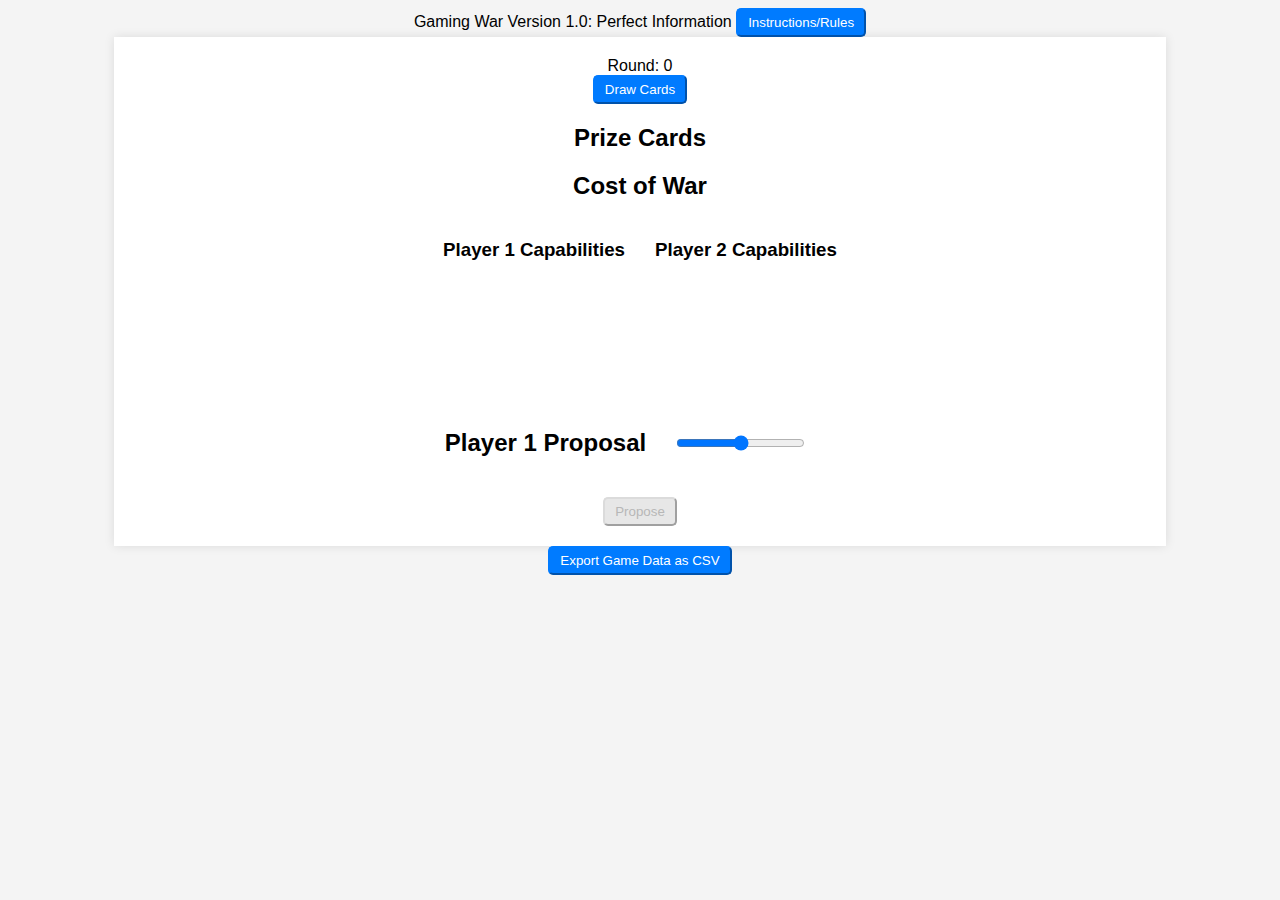
<file: version1.html>
<!DOCTYPE html>
<html lang="en">
<head>
    <meta charset="UTF-8">
    <meta name="viewport" content="width=device-width, initial-scale=1.0">
    <title>Card Game</title>
    <link rel="stylesheet" href="style.css">
</head>
<body>
    Gaming War Version 1.0: Perfect Information
    <button id="instructionsButton">Instructions/Rules</button>
<div id="popupWindow" class="popup">
    <div class="popup-content">
        <span class="close">&times;</span>
        <p><h1>Bargaining with Perfect Information and Known Costs of War</h1>
<p>- Click "Draw Cards": Reveals the prize the players are disputing, 2 cards. The total prize is the sum of the value of both cards. It also reveals the cost of fighting a war should a peaceful bargain fail, and two capability cards reflecting each player's military power.<br>
- Proposal: Player 1 proposes a division of the prize using the slider and then clicking the "propose" button. If Player 2 accepts the division, each player receives the proposed share of the piece and war is averted. If player 2 rejects the division, the players go to war. The player with the highest card wins the entire prize. NOTE: Draws (cards of equal value) go to Player 2, the “defender”. Both players lose points equal to the cost of war. 
<br>Note: In this game, Player 2 is programmed to maximize their absolute gains.
</p>
    </div>
</div>
    <div id="game-container">
        <div id="roundCounterDisplay">Round: 0</div>
         <button id="draw-button">Draw Cards</button>
        <div id="prize-section">
            <h2>Prize Cards</h2>
            <div id="prize-cards"></div>
            <div id="prize-value"></div>
        </div>
        <div id="cost-section">
            <h2>Cost of War</h2>
            <div id="cost-card"></div>
        </div>
   <div id="capability-section">
    <div> 
        <h3>Player 1 Capabilities</h3>
        <div id="player1-card" class="card-images"></div>
    </div>
    <div>
        <h3>Player 2 Capabilities</h3>
        <div id="player2-card" class="card-images"></div>
    </div>
</div>
        <div id="proposal-section">
            <h2>Player 1 Proposal</h2>
            <input type="range" id="prize-slider" min="0" max="100" value="50">
            <div id="proposal-value"></div>
        </div>
        <button id="propose-button">Propose</button>
        <div id="result-section"></div>
    </div>
    <script src="version1.js"></script>
</body>
</html>
</file>
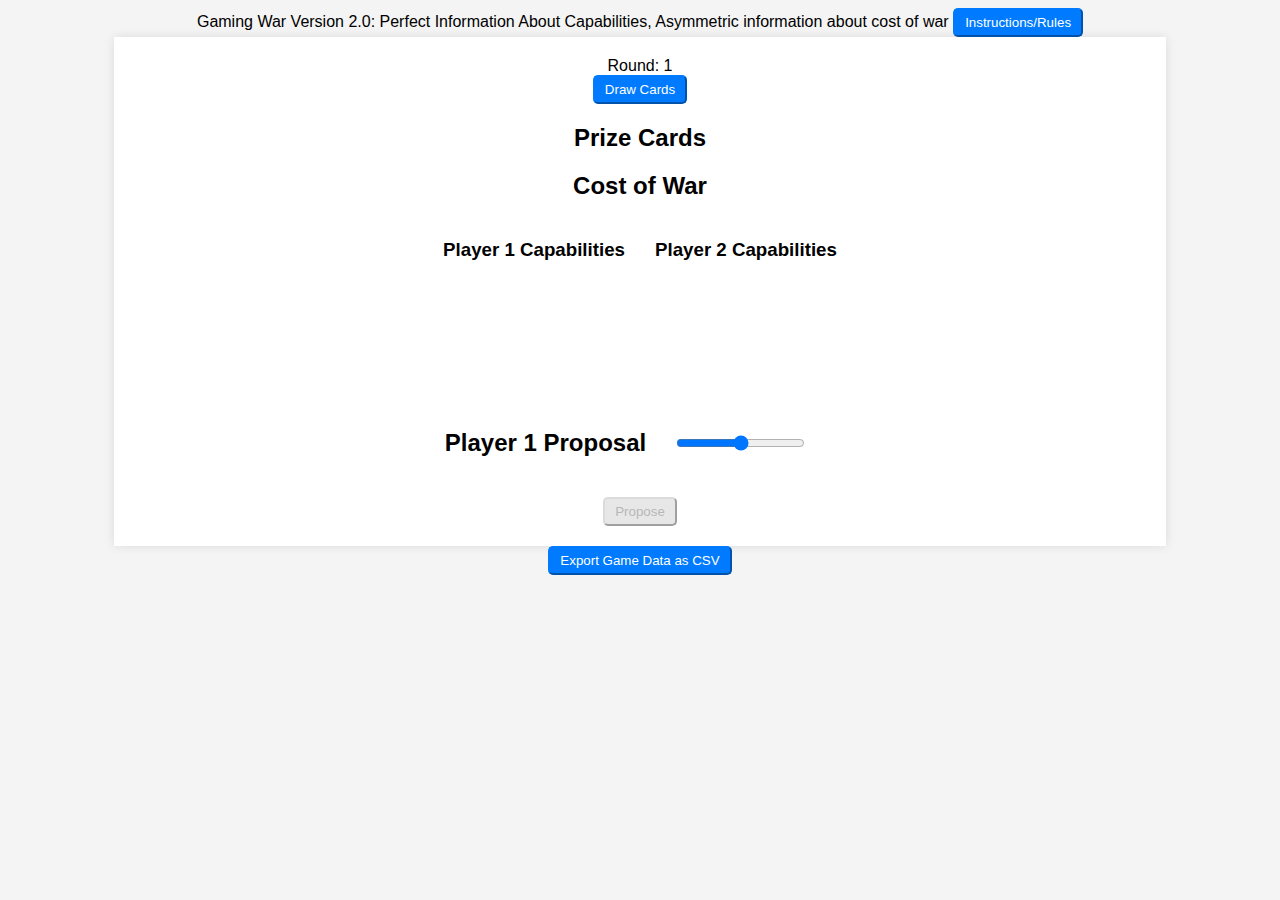
<file: version2.html>
<!DOCTYPE html>
<html lang="en">
<head>
    <meta charset="UTF-8">
    <meta name="viewport" content="width=device-width, initial-scale=1.0">
    <title>Card Game</title>
    <link rel="stylesheet" href="style.css">
</head>
<body>
    Gaming War Version 2.0: Perfect Information About Capabilities, Asymmetric information about cost of war
    <button id="instructionsButton">Instructions/Rules</button>
<div id="popupWindow" class="popup">
    <div class="popup-content">
        <span class="close">&times;</span>
        <p><h1>Perfect Information About Capabilities, Asymmetric information about cost of war</h1>
<p>- Capability Reveal: Each player draws and reveals one card face up.<br>
- Pie Reveal: Draw and place two cards face up between the players.<br>
- Asymmetric information about cost: Draw one additional card, the "cost of war". Player 2 knows the cost. Player 1 only learns the cost after player 2 decides.<br>
- Proposal: Player 1 proposes a division of the pie. If player 2 accepts the division, each player receives the proposed share of the piece and war is averted.<br>
- Battlefield Resolution: If no agreement is reached, players go to war. The player with the higher card wins the entire pie. Draws go to player 2, the “defender”. Both players subtract the known cost of war. 
<br>Note: Player 2 is programmed to maximize their absolute gains.
</p>
    </div>
</div>
    <div id="game-container">
        <div id="roundCounterDisplay">Round: 1</div>
         <button id="draw-button">Draw Cards</button>
        <div id="prize-section">
            <h2>Prize Cards</h2>
            <div id="prize-cards"></div>
            <div id="prize-value"></div>
        </div>
        <div id="cost-section">
            <h2>Cost of War</h2>
            <div id="cost-card"></div>
        </div>
         <div id="capability-section">
    <div> 
        <h3>Player 1 Capabilities</h3>
        <div id="player1-card" class="card-images"></div>
    </div>
    <div>
        <h3>Player 2 Capabilities</h3>
        <div id="player2-card" class="card-images"></div>
    </div>
</div>
        <div id="proposal-section">
            <h2>Player 1 Proposal</h2>
            <input type="range" id="prize-slider" min="0" max="100" value="50">
            <div id="proposal-value"></div>
        </div>
        <button id="propose-button">Propose</button>
        <div id="result-section"></div>
    </div>
    <script src="version2.js"></script>
</body>
</html>
</file>
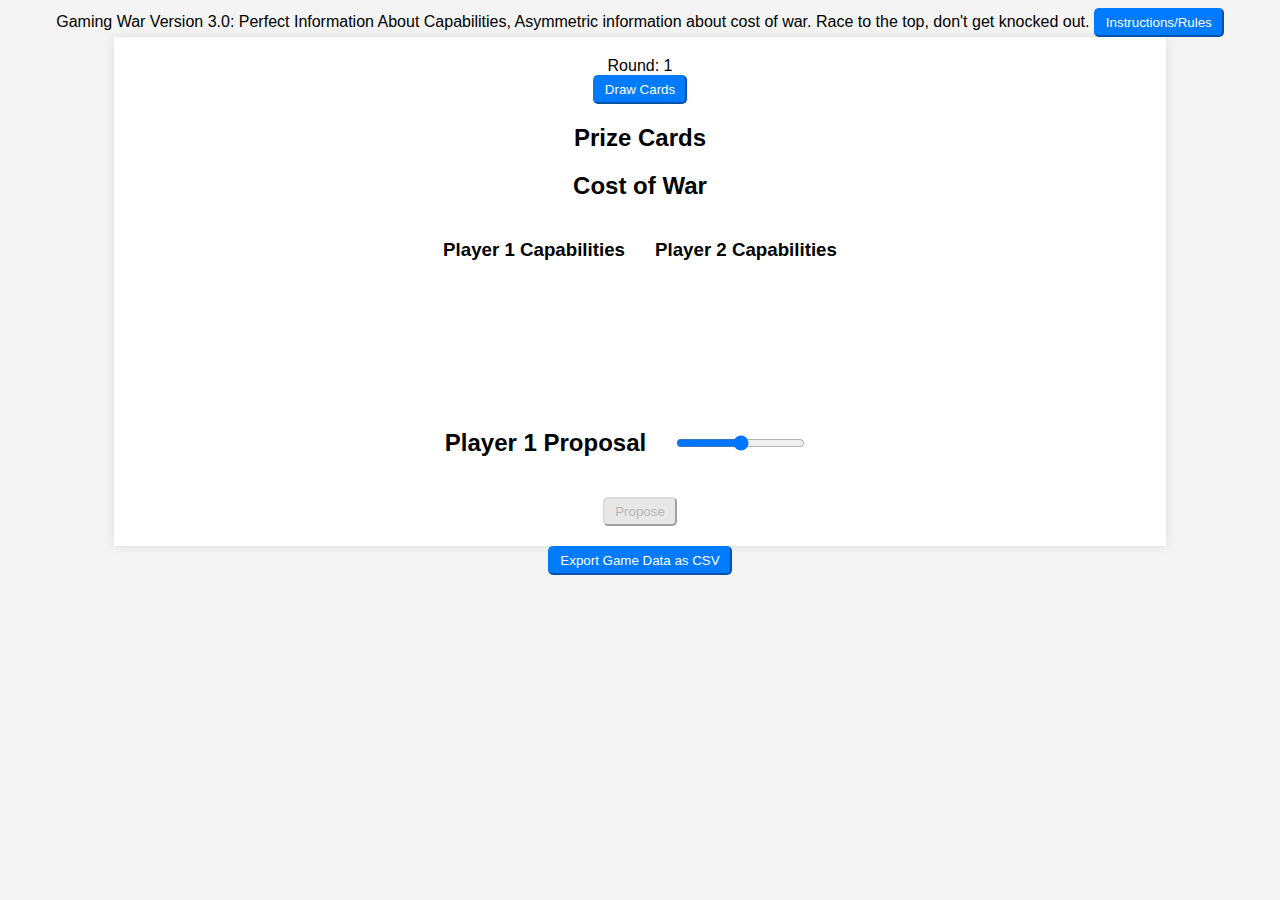
<file: version3.html>
<!DOCTYPE html>
<html lang="en">
<head>
    <meta charset="UTF-8">
    <meta name="viewport" content="width=device-width, initial-scale=1.0">
    <title>Card Game</title>
    <link rel="stylesheet" href="style.css">
</head>
<body>
    Gaming War Version 3.0: Perfect Information About Capabilities, Asymmetric information about cost of war. Race to the top, don't get knocked out.
    <button id="instructionsButton">Instructions/Rules</button>
<div id="popupWindow" class="popup">
    <div class="popup-content">
        <span class="close">&times;</span>
        <p><h1>Perfect information about capabilities, asymmetric information about cost of war</h1>
<p>- Players start the game with 30 points each. The first one to reach 100 points wins the game. If a player loses all their points they get knocked out.
- Capability Reveal: Each player draws and reveals one card face up.<br>
- Pie Reveal: Draw and place two cards face up between the players.<br>
- Asymmetric information about cost: Draw one additional card, the "cost of war". Player 2 knows the cost. Player 1 only learns the cost after player 2 decides.<br>
- Proposal: Player 1 proposes a division of the pie. If player 2 accepts the division, each player receives the proposed share of the piece and war is averted.<br>
- Battlefield Resolution: If no agreement is reached, players go to war. The player with the higher card wins the entire pie. Draws go to player 2, the “defender”. Both players subtract the known cost of war. 
<br>
</p>
    </div>
</div>
    <div id="game-container">
        <div id="roundCounterDisplay">Round: 1</div>
         <button id="draw-button">Draw Cards</button>
        <div id="prize-section">
            <h2>Prize Cards</h2>
            <div id="prize-cards"></div>
            <div id="prize-value"></div>
        </div>
        <div id="cost-section">
            <h2>Cost of War</h2>
            <div id="cost-card"></div>
        </div>
        <div id="capability-section">
    <div> 
        <h3>Player 1 Capabilities</h3>
        <div id="player1-card" class="card-images"></div>
    </div>
    <div>
        <h3>Player 2 Capabilities</h3>
        <div id="player2-card" class="card-images"></div>
    </div>
</div>
        <div id="proposal-section">
            <h2>Player 1 Proposal</h2>
            <input type="range" id="prize-slider" min="0" max="100" value="50">
            <div id="proposal-value"></div>
        </div>
        <button id="propose-button">Propose</button>
        <div id="result-section"></div>
    </div>
    <script src="version3.js"></script>
</body>
</html>
</file>
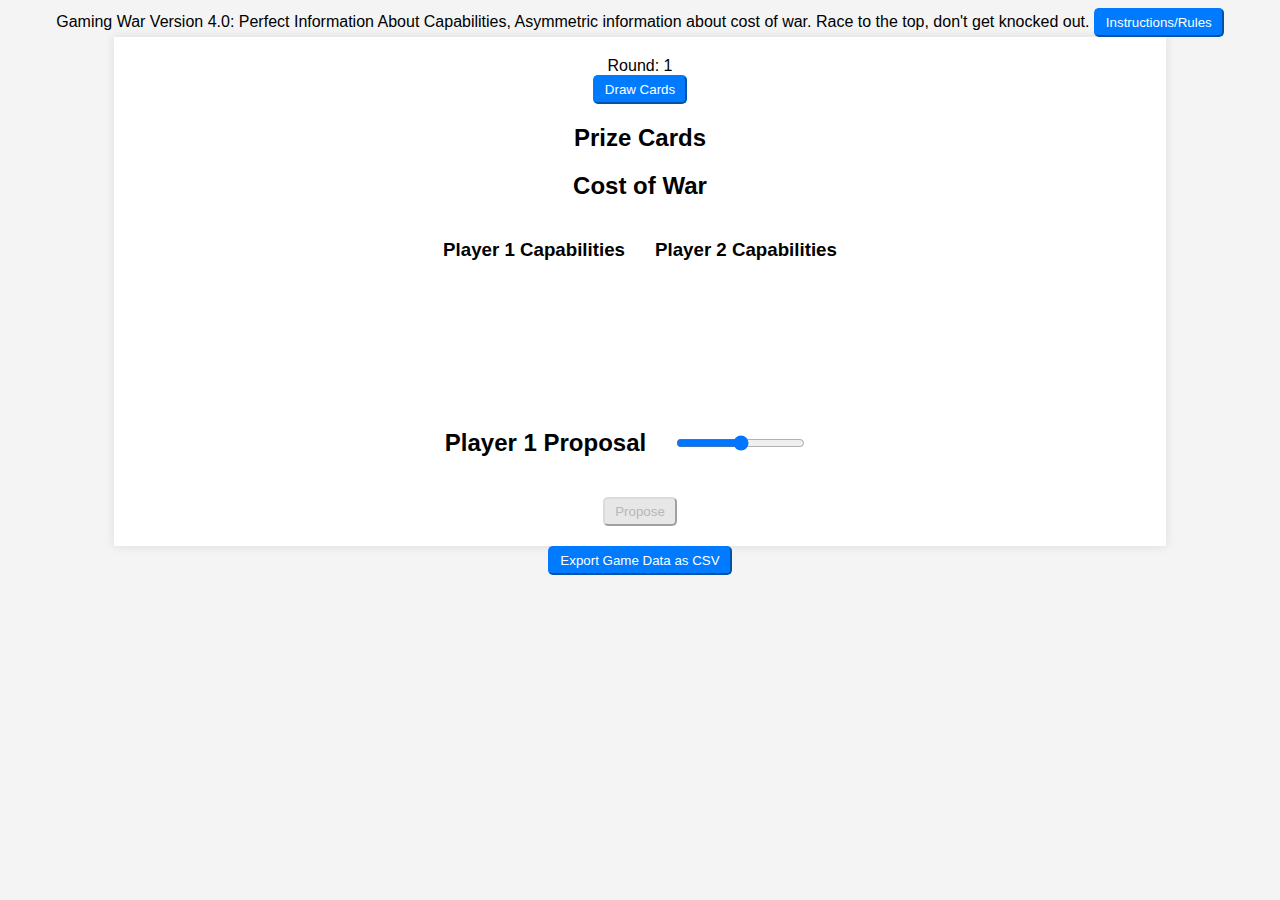
<file: version4.html>
<!DOCTYPE html>
<html lang="en">
<head>
    <meta charset="UTF-8">
    <meta name="viewport" content="width=device-width, initial-scale=1.0">
    <title>Card Game</title>
    <link rel="stylesheet" href="style.css">
</head>
<body>
    Gaming War Version 4.0: Perfect Information About Capabilities, Asymmetric information about cost of war. Race to the top, don't get knocked out.
    <button id="instructionsButton">Instructions/Rules</button>
<div id="popupWindow" class="popup">
    <div class="popup-content">
        <span class="close">&times;</span>
        <p><h1>Asymmetric information about cost of war, uncertainty about capabilities and resolve. Rock Paper Scissors as a force multiplier.</h1>
<p>- Players start the game with 30 points each. The first one to reach 100 points wins the game. If a player loses all their points they get knocked out.<br>
- Capability Reveal: Each player draws and reveals one card face up.<br>
- Pie Reveal: Draw and place two cards face up between the players.<br>
- Asymmetric information about cost: Draw one additional card, the "cost of war". Player 2 knows the cost. Player 1 only learns the cost after player 2 decides.<br>
- Proposal: Player 1 proposes a division of the pie. If player 2 accepts the division, each player receives the proposed share of the piece and war is averted.<br>
- Battlefield Resolution: If no agreement is reached, the dispute is settled by war. Players play 3 rounds of Rock Paper Scissors, best 2 out of 3 wins a force multiplier and doubles their capabilities.<br> 
- Draws go to player 2, the “defender”. 
- Both players subtract the revealed cost of war. 
<br>
</p>
    </div>
</div>
    <div id="game-container">
        <div id="roundCounterDisplay">Round: 1</div>
         <button id="draw-button">Draw Cards</button>
        <div id="prize-section">
            <h2>Prize Cards</h2>
            <div id="prize-cards"></div>
            <div id="prize-value"></div>
        </div>
        <div id="cost-section">
            <h2>Cost of War</h2>
            <div id="cost-card"></div>
        </div>
       <div id="capability-section">
    <div> 
        <h3>Player 1 Capabilities</h3>
        <div id="player1-card" class="card-images"></div>
    </div>
    <div>
        <h3>Player 2 Capabilities</h3>
        <div id="player2-card" class="card-images"></div>
    </div>
</div>
        <div id="proposal-section">
            <h2>Player 1 Proposal</h2>
            <input type="range" id="prize-slider" min="0" max="100" value="50">
            <div id="proposal-value"></div>
        </div>
        <button id="propose-button">Propose</button>

  <div id="rpsChoices">
      <img src="rock.jpg" alt="Rock" onclick="playerChoice('rock')">
      <img src="paper.jpg" alt="Paper" onclick="playerChoice('paper')">
      <img src="scissors.jpg" alt="Scissors" onclick="playerChoice('scissors')">
    </div>

        <div id="result-section"></div>
    </div>
    <script src="version4.js"></script>
</body>
</html>
</file>
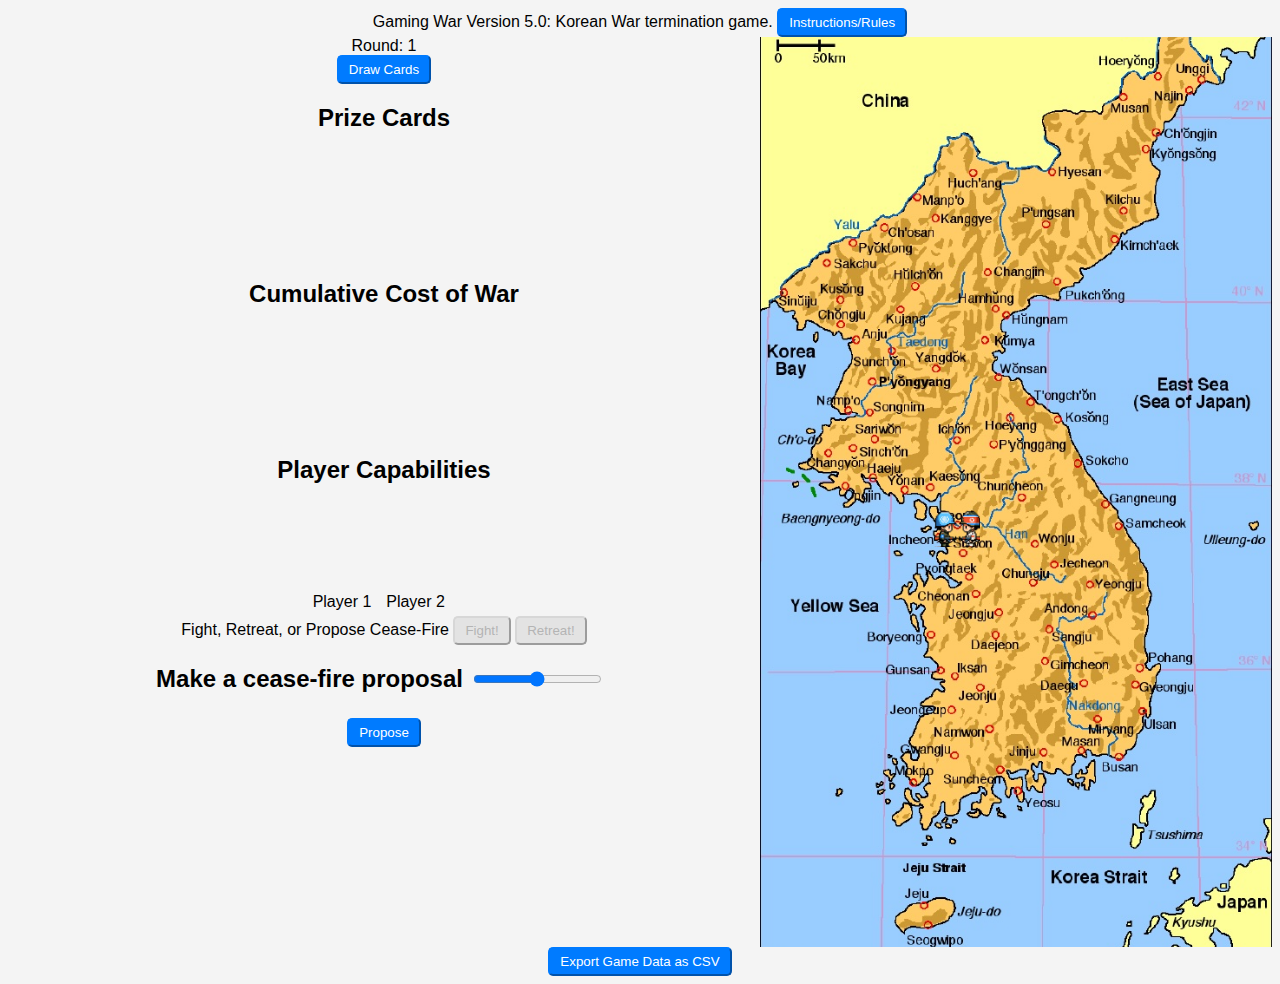
<file: version5_termination.html>
<!DOCTYPE html>
<html lang="en">
<head>
    <meta charset="UTF-8">
    <meta name="viewport" content="width=device-width, initial-scale=1.0">
    <title>Card Game</title>
    <link rel="stylesheet" href="style2.css">
</head>
<body>
    Gaming War Version 5.0: Korean War termination game.
    <button id="instructionsButton">Instructions/Rules</button>
<div id="popupWindow" class="popup">
    <div class="popup-content">
        <span class="close">&times;</span>
        <p><h1>War termination game. Cumulative costs </h1>
<p>- The player is representing the US-led United Nations forces intervening against communist invasion of South Korea. The game begins on September 1950 with the famed Incheon landing.
- Both sides start the game with 30 points each. Earning/losing points moves the game marker North/South as the balance of points between North and South shifts.<br>
-If Player 1 reaches the Yalu river (a point gap of 100 or more), forcing the North Korean forces to sue for peace. If player 1 loses all their points they become unable to continue fighting and sue for peace. If player 2 reaches the Jeju strait (a 100 point gap in their favor), they manage to expel US forces from the peninsula and win the war.<br>
Game steps:<br>
- Draw and place two cards face up between the players. This determines the prize at steak at each round of the game<br>
- Capability Reveal: Each player draws and reveals one card face up. This represents the relative capabilities in a given round. <br>
- Asymmetric information about cost: Draw one additional card, the "cost of war". Player 2 knows the cost. Player 1 only learns the cost after player 2 decides. These costs <i>accumulate</i> over each round.<br>
- Decision time: Player 1 must decide whether to fight, retreat, or propose a cease-fire.<br>
- Fight: whomever has the highest capability card wins the battle. Draws go to P2. The victor reaps the spoils (takes the whole prize). Both players pay the cumulative cost of fighting.
- Retreat: If player 1 retreats, player 2 receives half of the prize. Neither state pays the costs of war.
- Cease-fire: Player 1 proposes a cease-fire, offering a division of the prize. If player 2 accepts the division, each player receives the proposed share of the prize and fighting is averted--temporarily. If player 2 refused the division, fighting resumes and is settled the same way as above.
- If players reach three consecutive cease-fires the war is terminated as a stalemate.
<br>
</p>
    </div>
</div>
 <div class="layout-container">
    <div id="game-container">
        <div id="roundCounterDisplay">Round: 1</div>
         <button id="draw-button">Draw Cards</button>
        <div id="prize-section">
            <h2>Prize Cards</h2>
            <div id="prize-cards"></div>
            <div id="prize-value"></div>
        </div>
        <div id="cost-section">
            <h2>Cumulative Cost of War</h2>
            <div id="cost-card"></div>
        </div>
        <div id="capability-section">
            <h2>Player Capabilities</h2>
           Player 1 <div id="player1-card"></div>
           Player 2 <div id="player2-card"></div>
        </div>
        <div id="p1decision-section">
            Fight, Retreat, or Propose Cease-Fire
            <button id="fight-button" disabled>Fight!</button>
            <button id="retreat-button" disabled>Retreat!</button>
        </div>
        <div id="proposal-section">
            <h2>Make a cease-fire proposal</h2>
            <input type="range" id="prize-slider" min="0" max="100" value="50">
            <div id="proposal-value"></div>
        </div>
        <button id="propose-button">Propose</button>
        <div id="result-section"></div>
    </div>
<div id="map-container">
    <div id="marker"></div>
</div>
</div>
    <script src="version5_termination2.js"></script>
</body>
</html>
</file>
<file: style.css>
/* style.css */

body {
    font-family: Arial, sans-serif;
    text-align: center;
    background-color: #f4f4f4;
}

#game-container {
    width: 80%;
    margin: auto;
    padding: 20px;
    box-shadow: 0 0 10px rgba(0, 0, 0, 0.1);
    background-color: white;
}

#prize-section,
#cost-section,
#capability-section,
#proposal-section {
    margin-bottom: 20px;
}

/* --- Capability Section Styling --- */

#capability-section {
    display: flex;
    justify-content: center;
    align-items: center;
    margin-bottom: 20px;
}

#capability-section h2 {
    width: 100%;
    text-align: center;
    margin-bottom: 10px;
}

#capability-section > div {
    margin: 0 15px;
}

#player1-card,
#player2-card {
    padding: 5px;
    min-height: 100px;
}

/* --- End Capability Section Styling --- */

/* General Style for Card Sections */
.card-section {
    display: flex;
    flex-wrap: wrap;
    justify-content: center;
    align-items: center;
    margin: 5px;
    padding: 5px;
    background-color: #f9f9f9;
    border-radius: 10px;
    border: 1px solid #ddd;
    box-shadow: 0 2px 4px rgba(0, 0, 0, 0.1);
}

/* Style for Individual Card Images */
.card-image {
    width: 100px;
    /* Adjust based on your preference */
    height: auto;
    margin: 1px;
    border: 1px solid #ccc;
    border-radius: 3px;
    box-shadow: 0 2px 4px rgba(0, 0, 0, 0.2);
}

/* Responsive Design for Smaller Screens */
@media (max-width: 768px) {
    .card-image {
        width: 80px;
        /* Slightly smaller on tablet screens */
    }
}

@media (max-width: 480px) {
    .card-image {
        width: 50px;
        /* Even smaller on mobile screens */
    }
}

/* --- Proposal Section Styling --- */

#proposal-section {
    display: flex;
    justify-content: center;
    align-items: center;
}

#proposal-section h2 {
    margin-right: 20px;
}

#prize-slider {
    margin: 0 10px;
}

#slider-value {
    font-weight: bold;
    margin-left: 20px;
}

/* --- End Proposal Section Styling --- */

button:disabled {
    color: #999;
    background-color: #ddd;
    border-color: #ccc;
    cursor: not-allowed;
    opacity: 0.7;
}

button {
    color: #fff;
    background-color: #007bff;
    border-color: #007bff;
    padding: 5px 10px;
    border-radius: 5px;
    cursor: pointer;
    transition: all 0.3s;
}

button:hover:not(:disabled) {
    background-color: #0056b3;
    border-color: #0056b3;
}

/* Button Style */
#instructionsButton {
    /* Add your styling here */
}

/* Pop-up Window Style */
.popup {
    display: none;
    position: fixed;
    z-index: 1;
    padding-top: 100px;
    left: 0;
    top: 0;
    width: 100%;
    height: 100%;
    overflow: auto;
    background-color: rgb(0, 0, 0);
    background-color: rgba(0, 0, 0, 0.4);
}

.popup-content {
    background-color: #fefefe;
    margin: auto;
    padding: 20px;
    border: 1px solid #888;
    width: 80%;
    max-width: 600px;
    /* Adjust as needed */
}

.close {
    color: #aaaaaa;
    float: right;
    font-size: 28px;
    font-weight: bold;
}

.close:hover,
.close:focus {
    color: #000;
    text-decoration: none;
    cursor: pointer;
}

#rpsChoices {
    display: none;
    /* Initially hide the RPS choices */
    margin-bottom: 20px;
}

#rpsChoices img {
    width: 50px;
    height: auto;
    margin: 5px;
    cursor: pointer;
}

.question-mark {
    font-size: 50px;
    /* Adjust the size as needed */
    text-align: center;
    /* Additional styling as needed */
}
</file>
<file: style2.css>
/* style.css */
body {
    font-family: Arial, sans-serif;
    text-align: center;
    background-color: #f4f4f4;
}

.layout-container {
    display: flex;
    align-items: flex-start; /* Ensures items align at the top of the container */
}

#game-container {
    flex-grow: 1; /* Allows the main content to expand to fill available space */
    overflow: auto; /* Adds scroll to the main content if the content exceeds its container size */
}

#map-container {
    flex-shrink: 0; /* Prevents the map container from shrinking */
    overflow: hidden; /* Hides any content that overflows the map container's bounds */
}



#prize-section, #cost-section, #capability-section, #proposal-section {
    margin-bottom:5px;
}

#prize-cards, #cost-card, #player1-card, #player2-card {
    padding: 2px;
    min-height: 100px;
    display: inline-block;
    margin-right: 2px;
}

#map-container {
    position: relative;
    width: 40vw; /* Adjust based on your preference */
    aspect-ratio: 9 / 16;
    background-image: url('korea map.png');
    background-size: cover;
    background-position: center;
}

#marker {
    position: absolute;
    width: 9%; /* or in vw for responsiveness */
    height: 4%; /* or in vh */
    background-image: url('DPRKUNsoldiers.png');
    background-size: cover;
    left: 34%; /* Starting position */
    bottom: 44%; /* Adjust the starting bottom position if necessary */
}

/* General Style for Card Sections */
.card-section {
    display: flex;
    flex-wrap: wrap;
    justify-content: center;
    align-items: center;
    margin: 1px;
    padding: 1px;
    background-color: #f9f9f9;
    border-radius: 2px;
    border: 1px solid #ddd;
    box-shadow: 0 1px 1px rgba(0, 0, 0, 0.1);
}

/* Style for Individual Card Images */
.card-image {
    width: 80px; /* Adjust based on your preference */
    height: auto;
    margin: .5px;
    border: .5px solid #ccc;
    border-radius: 3px;
    box-shadow: 0 1px 1px rgba(0, 0, 0, 0.2);
}

/* Responsive Design for Smaller Screens */
@media (max-width: 768px) {
    .card-image {
        width: 50px; /* Slightly smaller on tablet screens */
    }
}

@media (max-width: 480px) {
    .card-image {
        width: 40px; /* Even smaller on mobile screens */
    }
}



#proposal-section {
    display: flex;
    justify-content: center;
    align-items: center;
}

#prize-slider {
    margin: 0 10px;
}

button:disabled {
    color: #999; /* Lighter text color */
    background-color: #ddd; /* Lighter background */
    border-color: #ccc; /* Lighter border */
    cursor: not-allowed; /* Change cursor to indicate the button is disabled */
    opacity: 0.7; /* Slightly transparent */
}

button {
    color: #fff; /* Text color for active buttons */
    background-color: #007bff; /* Background color for active buttons */
    border-color: #007bff; /* Border color for active buttons */
    padding: 5px 10px; /* Padding for button size */
    border-radius: 5px; /* Rounded corners */
    cursor: pointer; /* Cursor changes to pointer on hover */
    transition: all 0.3s; /* Smooth transition for hover effects */
}

button:hover:not(:disabled) {
    background-color: #0056b3; /* Darker background on hover for active buttons */
    border-color: #0056b3; /* Darker border on hover for active buttons */
}

/* Button Style */
#instructionsButton {
    /* Add your styling here */
}

/* Pop-up Window Style */
.popup {
    display: none;
    position: fixed;
    z-index: 1;
    padding-top: 100px;
    left: 0;
    top: 0;
    width: 100%;
    height: 100%;
    overflow: auto;
    background-color: rgb(0,0,0);
    background-color:
rgba(0,0,0,0.4); /* Black with opacity */
}

.popup-content {
background-color: #fefefe;
margin: auto;
padding: 20px;
border: 1px solid #888;
width: 80%;
align;
max-width: 600px; /* Adjust as needed */
}

.close {
color: #aaaaaa;
float: right;
font-size: 28px;
font-weight: bold;
}

.close:hover,
.close:focus {
color: #000;
text-decoration: none;
cursor: pointer;
}

.question-mark {
    font-size: 50px; /* Adjust the size as needed */
    text-align: center;
    /* Additional styling as needed */
}
</file>
